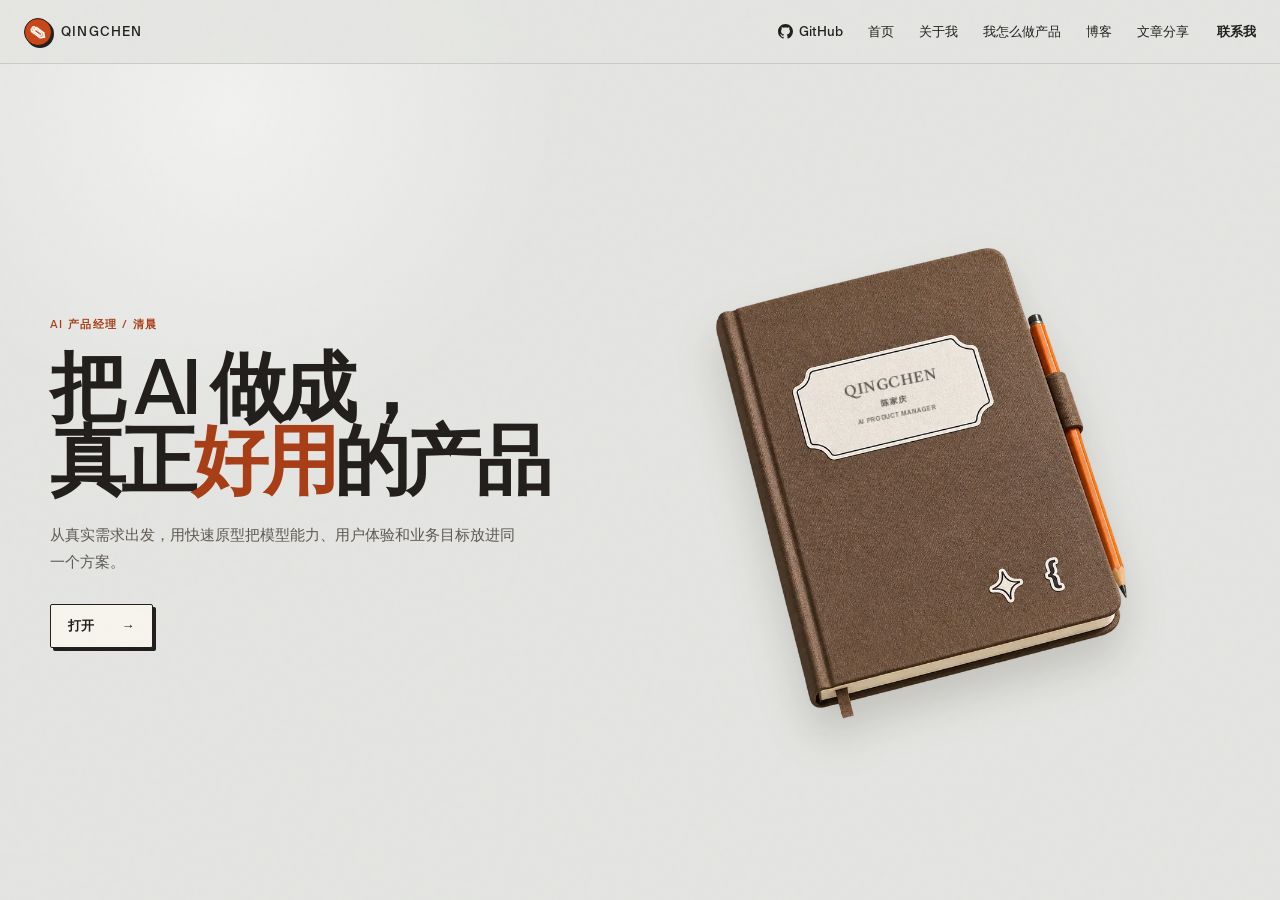
<file: index.html>
<!doctype html>
<html lang="zh-CN">
<head>
  <meta charset="utf-8">
  <meta name="viewport" content="width=device-width, initial-scale=1">
  <title>QINGCHEN | AI 产品经理陈家庆</title>
  <meta name="description" content="清晨（陈家庆）的个人网站。关注 AI 产品管理、AI Coding、智能体工作流与人机协作。">
  <meta name="theme-color" content="#e4e5e2">
  <meta property="og:type" content="website">
  <meta property="og:title" content="QINGCHEN | AI 产品经理陈家庆">
  <meta property="og:description" content="把 AI 做成真正好用的产品。">
  <meta property="og:url" content="https://chenjieliefu.github.io/qingchenai.github.io/">
  <meta property="og:image" content="https://chenjieliefu.github.io/qingchenai.github.io/assets/img/qingchen-portrait.jpg">
  <meta name="twitter:card" content="summary_large_image">
  <meta name="twitter:image" content="https://chenjieliefu.github.io/qingchenai.github.io/assets/img/qingchen-portrait.jpg">
  <link rel="canonical" href="https://chenjieliefu.github.io/qingchenai.github.io/">
  <link rel="icon" href="assets/img/qingchen-favicon.svg?v=2" type="image/svg+xml">
  <link rel="preload" href="assets/img/qingchen-notebook-closed.webp" as="image" type="image/webp" fetchpriority="high">
  <link rel="stylesheet" href="assets/css/home-v3.css?v=8">
  <script type="application/ld+json">
  {
    "@context": "https://schema.org",
    "@type": "Person",
    "name": "陈家庆",
    "alternateName": "清晨",
    "url": "https://chenjieliefu.github.io/qingchenai.github.io/",
    "jobTitle": "AI 产品经理",
    "description": "关注 AI 产品管理、AI Coding、智能体工作流与人机协作。",
    "image": "https://chenjieliefu.github.io/qingchenai.github.io/assets/img/qingchen-portrait.jpg",
    "email": "18233602932@163.com",
    "sameAs": [
      "https://github.com/chenjieliefu",
      "https://www.woshipm.com/u/1685127",
      "https://www.xiaohongshu.com/user/profile/6a4db56c0000000010001003"
    ]
  }
  </script>
</head>
<body>
  <a class="skip-link" href="#main">跳到主要内容</a>

  <header class="site-header">
    <div class="nav-shell">
      <div class="brand" aria-label="QINGCHEN">
        <span class="brand-mark" aria-hidden="true"><span class="brand-pen">&#9998;&#65038;</span></span>
        <span>QINGCHEN</span>
      </div>
      <button class="menu-toggle" type="button" aria-expanded="false" aria-controls="primary-nav">
        <span class="menu-label">菜单</span>
      </button>
      <nav class="primary-nav" id="primary-nav" aria-label="主导航" data-open="false">
        <a class="nav-github" href="https://github.com/chenjieliefu"><span class="github-mark" aria-hidden="true"></span><span>GitHub</span></a>
        <a href="#home" data-page-target="0">首页</a>
        <a href="#about" data-page-target="1">关于我</a>
        <a href="#method" data-page-target="2">我怎么做产品</a>
        <a href="#writing" data-page-target="3">博客</a>
        <a href="#shares" data-page-target="4">文章分享</a>
      </nav>
      <a class="nav-contact" href="#contact" data-page-target="5">联系我</a>
    </div>
  </header>

  <main id="main" class="notebook-main">
    <section class="notebook-app" id="home" data-notebook aria-label="清晨的个人工作笔记本">
      <div class="cover-view is-active" data-cover-view>
        <div class="hero-copy">
          <p class="eyebrow">AI 产品经理 / 清晨</p>
          <h1>把 AI 做成，<br>真正<span>好用</span>的产品</h1>
          <p>从真实需求出发，用快速原型把模型能力、用户体验和业务目标放进同一个方案。</p>
          <button class="open-book-button" type="button" data-open-book>
            <span>打开</span><span aria-hidden="true">→</span>
          </button>
        </div>
        <div class="cover-book" aria-hidden="true">
          <img src="assets/img/qingchen-notebook-closed.webp" width="1200" height="800" alt="">
          <div class="cover-label cover-label-plane">
            <div class="cover-label-ink">
              <strong>QINGCHEN</strong>
              <span>陈家庆</span>
              <small>AI PRODUCT MANAGER</small>
            </div>
          </div>
        </div>
      </div>

      <div class="reader-view" data-reader-view aria-hidden="true">
        <div class="book-canvas">
          <img class="open-book-image" src="assets/img/qingchen-notebook-open.webp" width="1672" height="941" loading="lazy" alt="一本摊开的棕色工作笔记本">
          <div class="book-spreads" data-book-spreads>
            <article class="book-spread is-active" id="about" data-page="1" data-title="关于我" aria-hidden="false">
              <div class="paper-page about-left">
                <p class="page-kicker">关于我</p>
                <figure class="portrait-print">
                  <span class="paper-tape" aria-hidden="true"></span>
                  <img src="assets/img/qingchen-portrait.jpg" width="882" height="1176" loading="lazy" alt="清晨，也就是陈家庆的个人肖像">
                  <figcaption>清晨 / 陈家庆 / 2026</figcaption>
                </figure>
              </div>
              <div class="paper-page about-right">
                <p class="about-hello">你好，我是清晨</p>
                <h2>我喜欢先把需求理清，再决定 <mark>AI</mark> 要不要出现。</h2>
                <p class="body-copy">我是一名持续学习、创造和实验的 AI 产品经理。从真实需求出发，用快速原型验证方案，再把模型能力、用户体验和业务目标放进同一个产品路径里。</p>
                <p class="hand-note">从真实需求开始</p>
              </div>
            </article>

            <article class="book-spread" id="method" data-page="2" data-title="我怎么做产品" aria-hidden="true" inert>
              <div class="paper-page method-left">
                <p class="page-kicker">我怎么做产品</p>
                <h2>不是从技术出发，<br>而是从需求出发。</h2>
                <p class="body-copy">把用户要完成的事、模型能力的边界，以及产品如何持续获得反馈，放进同一条工作路径。</p>
                <div class="method-cycle" aria-label="需求定义、快速原型、持续验证构成循环">
                  <span class="cycle-word cycle-problem">需求定义</span>
                  <span class="cycle-word cycle-prototype">快速原型</span>
                  <span class="cycle-word cycle-validate">持续验证</span>
                  <span class="cycle-loop" aria-hidden="true">↻</span>
                </div>
              </div>
              <div class="paper-page method-right">
                <ol class="method-path">
                  <li><span class="method-index">1</span><div><h3>把需求说清楚</h3><p>梳理用户需求，把模型能力、产品策略和技术边界放进同一张图。</p></div></li>
                  <li><span class="method-index">2</span><div><h3>做出能跑的版本</h3><p>用 AI Coding 完成原型，让讨论从“感觉可行”走向“实际试过”。</p></div></li>
                  <li><span class="method-index">3</span><div><h3>让反馈回到产品里</h3><p>围绕需求设计权限、反馈和返工机制，让人与智能体持续协作。</p></div></li>
                </ol>
                <p class="hand-note method-note">每一次验证，都回到下一次判断。</p>
              </div>
            </article>

            <article class="book-spread" id="writing" data-page="3" data-title="博客" aria-hidden="true" inert>
              <div class="paper-page writing-left">
                <p class="page-kicker">最近在写</p>
                <article class="featured-writing">
                  <time datetime="2026-08-21">2026.08.21 / AI 产品</time>
                  <h2>Pi 说模型可以更换：AI 产品真正该留下的，是 <mark>Harness</mark> 吗？</h2>
                  <p>当模型不再是唯一核心，需求约束、工具权限、会话评测与适配能力，开始成为产品真正的资产。</p>
                  <a href="https://www.woshipm.com/ai/6451983.html" target="_blank" rel="noopener">阅读全文 <span aria-hidden="true">↗</span></a>
                </article>
              </div>
              <div class="paper-page writing-right">
                <h2 class="page-list-title">更多博客</h2>
                <div class="writing-list">
                  <a href="https://www.woshipm.com/ai/6447090.html" target="_blank" rel="noopener"><time datetime="2026-08-14">08.14</time><span>用 DeepSeek Harness 两小时做出一个 macOS 应用后，我看到了它的野心</span></a>
                  <a href="https://www.woshipm.com/ai/6444287.html" target="_blank" rel="noopener"><time datetime="2026-08-11">08.11</time><span>AI 最大的机会，不是硬件，而是数据资产</span></a>
                  <a href="https://www.woshipm.com/ai/6444269.html" target="_blank" rel="noopener"><time datetime="2026-08-11">08.11</time><span>当 AI 开始持续工作，聊天框还够用吗？</span></a>
                </div>
                <a class="book-link" href="blog.html">查看全部博客 <span aria-hidden="true">→</span></a>
              </div>
            </article>

            <article class="book-spread" id="shares" data-page="4" data-title="文章分享" aria-hidden="true" inert>
              <div class="paper-page shares-left">
                <p class="page-kicker">值得再读一遍</p>
                <a class="clipping clipping-a" href="https://www.woshipm.com/ai/6434508.html" target="_blank" rel="noopener"><span class="clip-tape" aria-hidden="true"></span><small>AI 智能 / 2026.07.23</small><h2>我实测了全网爆火的 grill-me 技能，发现它才是 AI 编程的正确打开方式</h2></a>
                <a class="clipping clipping-b" href="https://www.woshipm.com/ai/6334333.html" target="_blank" rel="noopener"><small>基础理解 / 2026.01.28</small><h2>一文讲透 AI 的三大核心要素之一：算力</h2></a>
              </div>
              <div class="paper-page shares-right">
                <a class="clipping clipping-c" href="https://www.woshipm.com/zhichang/6333618.html" target="_blank" rel="noopener"><small>职场观察 / 2026.01.27</small><h2>产品经理，你的领导不是人，是一股势力！</h2></a>
                <a class="clipping clipping-d" href="https://www.woshipm.com/it/6188609.html" target="_blank" rel="noopener"><span class="clip-tape" aria-hidden="true"></span><small>业界动态 / 2025.03.06</small><h2>巨头入局：腾讯、字节的“短剧棋局”</h2></a>
                <p class="hand-note shares-note">分享不是囤积，是留下判断的坐标。</p>
                <a class="book-link" href="shares.html">查看全部文章分享 <span aria-hidden="true">→</span></a>
              </div>
            </article>

            <article class="book-spread" id="contact" data-page="5" data-title="联系我" aria-hidden="true" inert>
              <div class="paper-page contact-left">
                <p class="page-kicker">联系我</p>
                <h2>如果你也在做有意思的 AI 产品，我们可以聊聊。</h2>
                <p class="body-copy">一次产品讨论、一场共同实验，或者只是交流最近正在梳理的产品需求。</p>
                <dl>
                  <div><dt>邮箱</dt><dd>18233602932@163.com</dd></div>
                  <div><dt>微信</dt><dd>JQ04041023</dd></div>
                </dl>
              </div>
              <div class="paper-page contact-right">
                <p class="contact-prompt">找到我的其他地方</p>
                <nav class="social-links" aria-label="社交链接">
                  <a href="https://github.com/chenjieliefu"><span>GitHub</span><span aria-hidden="true">↗</span></a>
                  <a href="https://www.woshipm.com/u/1685127" target="_blank" rel="noopener"><span>人人都是产品经理</span><span aria-hidden="true">↗</span></a>
                  <a href="https://www.xiaohongshu.com/user/profile/6a4db56c0000000010001003" target="_blank" rel="noopener"><span>小红书</span><span aria-hidden="true">↗</span></a>
                  <button type="button" data-wechat-toggle aria-expanded="false" aria-controls="wechat-note"><span>公众号</span><span aria-hidden="true">←</span></button>
                </nav>
                <aside class="wechat-note" id="wechat-note" data-wechat-note aria-label="公众号二维码" aria-hidden="true" inert>
                  <p class="wechat-note-title">微信公众号</p>
                  <div class="wechat-qr-frame">
                    <img src="assets/wechat-qrcode.jpg?v=2" width="258" height="258" loading="lazy" alt="清晨的微信公众号二维码">
                  </div>
                  <p class="wechat-note-caption">微信扫码关注「清晨」</p>
                  <button class="wechat-note-close" type="button" data-wechat-close><span aria-hidden="true">←</span> 收起</button>
                </aside>
                <p class="sign-off">QINGCHEN</p>
                <small>© <span data-current-year>2026</span> 陈家庆</small>
              </div>
            </article>
          </div>
          <div class="turn-leaf" aria-hidden="true"></div>
        </div>

        <div class="reader-controls" aria-label="笔记本翻页控制">
          <button class="page-control page-control-prev" type="button" data-prev-page><span aria-hidden="true">←</span><span data-prev-label>封面</span></button>
          <p class="page-status" aria-live="polite"><span data-page-title>关于我</span><span><b data-page-current>1</b> / <span data-page-total>5</span></span></p>
          <button class="page-control page-control-next" type="button" data-next-page><span>下一页</span><span aria-hidden="true">→</span></button>
        </div>
      </div>
    </section>
  </main>
  <script src="assets/js/home-v3.js" defer></script>
</body>
</html>
</file>
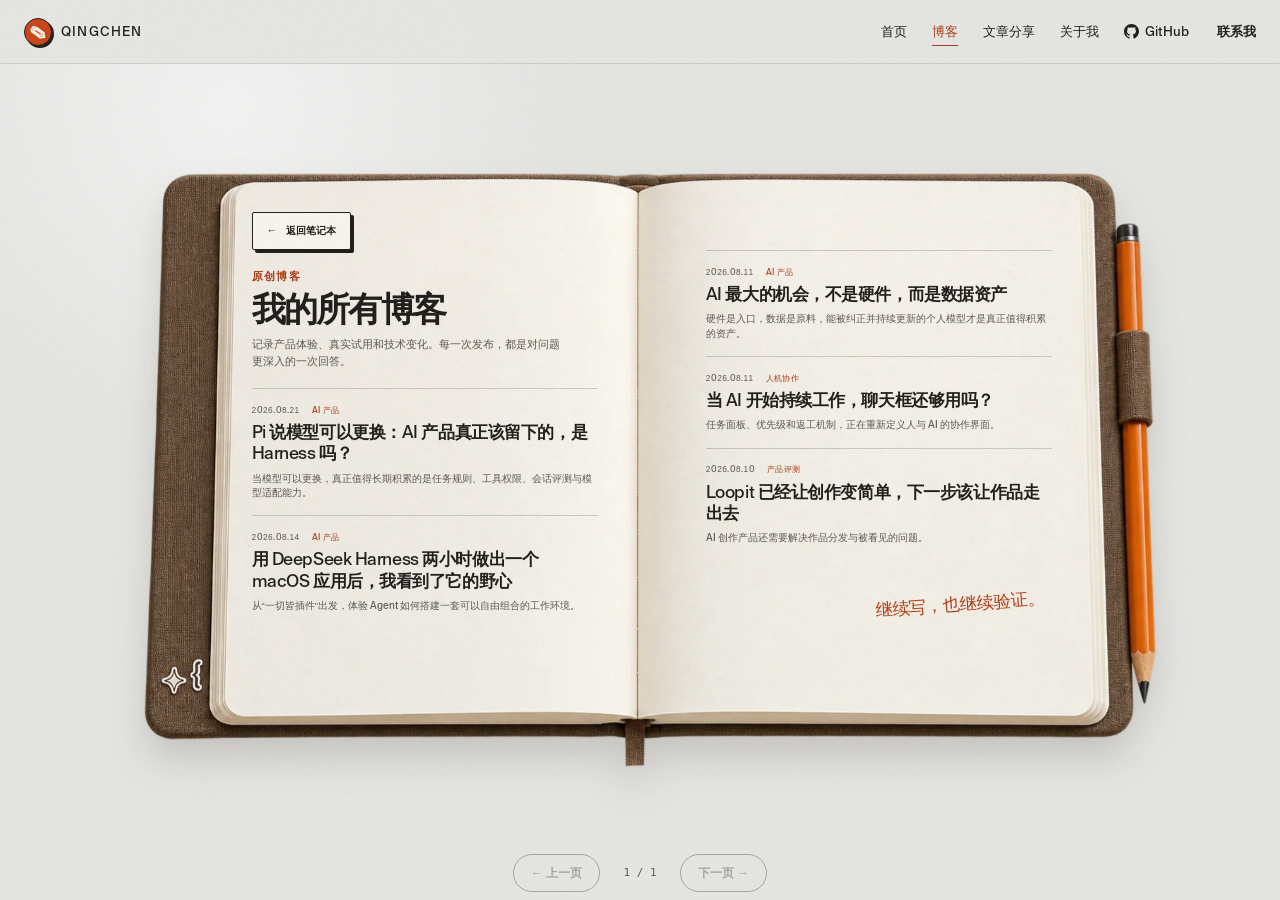
<file: blog.html>
<!doctype html>
<html lang="zh-CN">
<head>
  <meta charset="utf-8">
  <meta name="viewport" content="width=device-width, initial-scale=1">
  <title>全部博客 | QINGCHEN</title>
  <meta name="description" content="清晨关于 AI 产品、智能体、人机协作与真实产品体验的博客。">
  <meta name="theme-color" content="#e4e5e2">
  <meta property="og:type" content="website">
  <meta property="og:title" content="全部博客 | QINGCHEN">
  <meta property="og:description" content="记录产品体验、真实试用和技术变化。">
  <meta property="og:url" content="https://chenjieliefu.github.io/qingchenai.github.io/blog.html">
  <meta property="og:image" content="https://chenjieliefu.github.io/qingchenai.github.io/assets/img/qingchen-notebook-open.webp">
  <link rel="canonical" href="https://chenjieliefu.github.io/qingchenai.github.io/blog.html">
  <link rel="icon" href="assets/img/qingchen-favicon.svg?v=2" type="image/svg+xml">
  <link rel="preload" href="assets/img/qingchen-notebook-open.webp" as="image" type="image/webp" fetchpriority="high">
  <link rel="stylesheet" href="assets/css/home-v3.css?v=8">
  <link rel="stylesheet" href="assets/css/archive-v4.css">
</head>
<body class="archive-page">
  <a class="skip-link" href="#main">跳到主要内容</a>
  <header class="site-header">
    <div class="nav-shell">
      <div class="brand" aria-label="QINGCHEN"><span class="brand-mark" aria-hidden="true"><span class="brand-pen">&#9998;&#65038;</span></span><span>QINGCHEN</span></div>
      <button class="menu-toggle" type="button" aria-expanded="false" aria-controls="primary-nav"><span class="menu-label">菜单</span></button>
      <nav class="primary-nav" id="primary-nav" aria-label="主导航" data-open="false">
        <a href="index.html">首页</a>
        <a href="blog.html" aria-current="page">博客</a>
        <a href="shares.html">文章分享</a>
        <a href="index.html#about">关于我</a>
        <a class="nav-github" href="https://github.com/chenjieliefu"><span class="github-mark" aria-hidden="true"></span><span>GitHub</span></a>
      </nav>
      <a class="nav-contact" href="index.html#contact">联系我</a>
    </div>
  </header>

  <main id="main" class="archive-main">
    <section class="archive-stage" aria-labelledby="page-title" data-archive-reader>
      <div class="archive-book-canvas">
        <img src="assets/img/qingchen-notebook-open.webp" width="1672" height="941" alt="一本摊开的棕色工作笔记本">
        <div class="archive-pages" data-archive-pages data-page-size="5">
        <div class="archive-spread is-active" data-archive-page>
          <div class="archive-paper archive-paper-left">
            <div class="archive-heading-block">
            <a class="archive-back" href="index.html#writing"><span aria-hidden="true">←</span> 返回笔记本</a>
            <p class="page-kicker">原创博客</p>
            <h1 id="page-title">我的所有博客</h1>
            <p class="archive-intro">记录产品体验、真实试用和技术变化。每一次发布，都是对问题更深入的一次回答。</p>
            </div>

            <article class="archive-entry" id="post-pi-harness">
              <p class="archive-meta"><time datetime="2026-08-21">2026.08.21</time><span>AI 产品</span></p>
              <h2><a href="https://www.woshipm.com/ai/6451983.html" target="_blank" rel="noopener">Pi 说模型可以更换：AI 产品真正该留下的，是 Harness 吗？</a></h2>
              <p>当模型可以更换，真正值得长期积累的是任务规则、工具权限、会话评测与模型适配能力。</p>
            </article>

            <article class="archive-entry" id="post-deepseek-harness">
              <p class="archive-meta"><time datetime="2026-08-14">2026.08.14</time><span>AI 产品</span></p>
              <h2><a href="https://www.woshipm.com/ai/6447090.html" target="_blank" rel="noopener">用 DeepSeek Harness 两小时做出一个 macOS 应用后，我看到了它的野心</a></h2>
              <p>从“一切皆插件”出发，体验 Agent 如何搭建一套可以自由组合的工作环境。</p>
            </article>
          </div>

          <div class="archive-paper archive-paper-right">
            <article class="archive-entry" id="post-ai-data-assets">
              <p class="archive-meta"><time datetime="2026-08-11">2026.08.11</time><span>AI 产品</span></p>
              <h2><a href="https://www.woshipm.com/ai/6444287.html" target="_blank" rel="noopener">AI 最大的机会，不是硬件，而是数据资产</a></h2>
              <p>硬件是入口，数据是原料，能被纠正并持续更新的个人模型才是真正值得积累的资产。</p>
            </article>

            <article class="archive-entry" id="post-ai-continuous-work">
              <p class="archive-meta"><time datetime="2026-08-11">2026.08.11</time><span>人机协作</span></p>
              <h2><a href="https://www.woshipm.com/ai/6444269.html" target="_blank" rel="noopener">当 AI 开始持续工作，聊天框还够用吗？</a></h2>
              <p>任务面板、优先级和返工机制，正在重新定义人与 AI 的协作界面。</p>
            </article>

            <article class="archive-entry" id="post-loopit">
              <p class="archive-meta"><time datetime="2026-08-10">2026.08.10</time><span>产品评测</span></p>
              <h2><a href="https://www.woshipm.com/evaluating/6443336.html" target="_blank" rel="noopener">Loopit 已经让创作变简单，下一步该让作品走出去</a></h2>
              <p>AI 创作产品还需要解决作品分发与被看见的问题。</p>
            </article>
            <p class="archive-note">继续写，也继续验证。</p>
          </div>
        </div>
        </div>
      </div>
      <div class="archive-controls" aria-label="博客翻页">
        <button class="archive-page-control" type="button" data-archive-prev><span aria-hidden="true">←</span> 上一页</button>
        <p><span data-archive-current>1</span> / <span data-archive-total>1</span></p>
        <button class="archive-page-control" type="button" data-archive-next>下一页 <span aria-hidden="true">→</span></button>
      </div>
    </section>
  </main>
  <script src="assets/js/home-v3.js" defer></script>
  <script src="assets/js/archive-v4.js" defer></script>
</body>
</html>
</file>
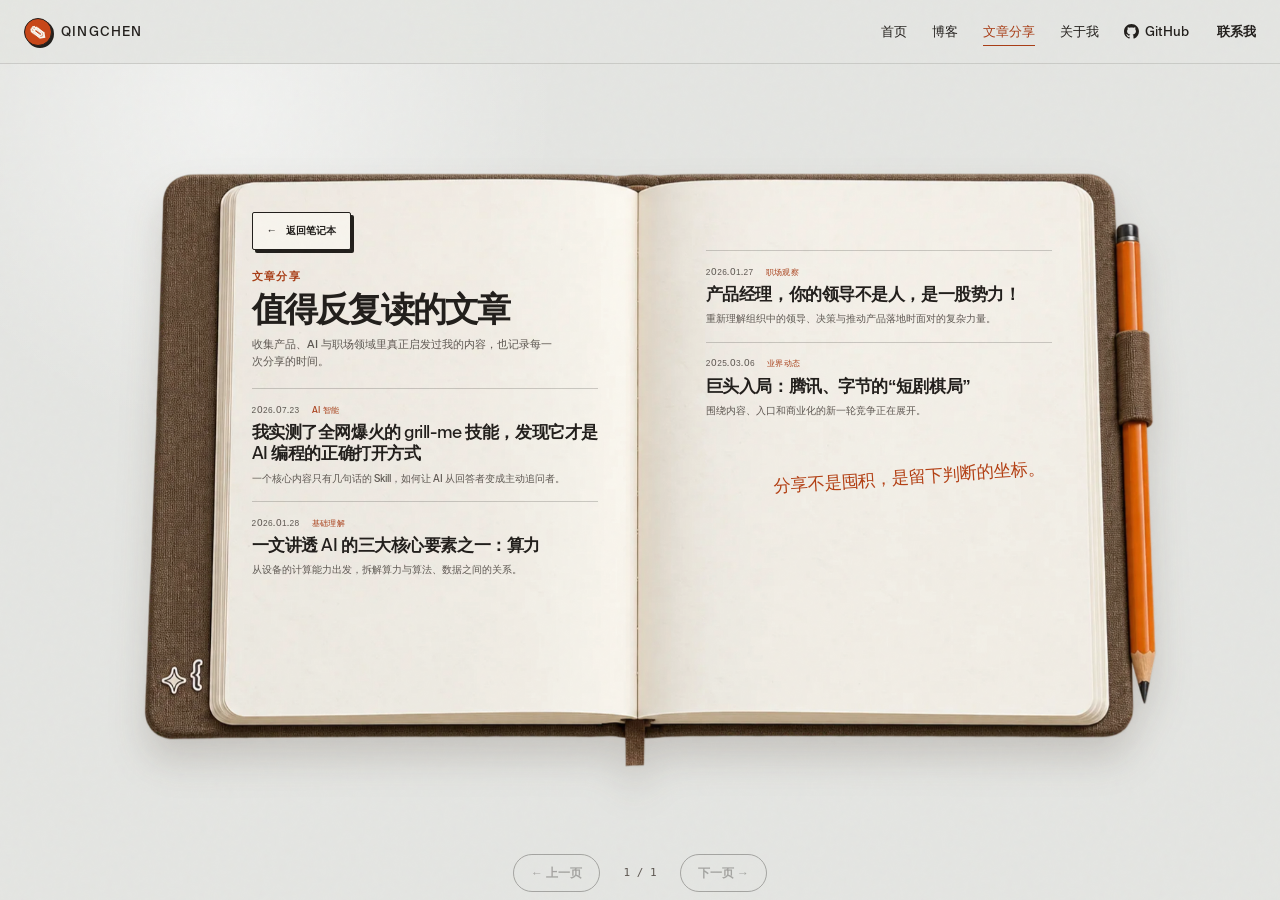
<file: shares.html>
<!doctype html>
<html lang="zh-CN">
<head>
  <meta charset="utf-8">
  <meta name="viewport" content="width=device-width, initial-scale=1">
  <title>文章分享 | QINGCHEN</title>
  <meta name="description" content="清晨分享的产品、AI 与职场文章。">
  <meta name="theme-color" content="#e4e5e2">
  <meta property="og:type" content="website">
  <meta property="og:title" content="文章分享 | QINGCHEN">
  <meta property="og:description" content="值得反复读的产品、AI 与职场文章。">
  <meta property="og:url" content="https://chenjieliefu.github.io/qingchenai.github.io/shares.html">
  <meta property="og:image" content="https://chenjieliefu.github.io/qingchenai.github.io/assets/img/qingchen-notebook-open.webp">
  <link rel="canonical" href="https://chenjieliefu.github.io/qingchenai.github.io/shares.html">
  <link rel="icon" href="assets/img/qingchen-favicon.svg?v=2" type="image/svg+xml">
  <link rel="preload" href="assets/img/qingchen-notebook-open.webp" as="image" type="image/webp" fetchpriority="high">
  <link rel="stylesheet" href="assets/css/home-v3.css?v=8">
  <link rel="stylesheet" href="assets/css/archive-v4.css">
</head>
<body class="archive-page">
  <a class="skip-link" href="#main">跳到主要内容</a>
  <header class="site-header">
    <div class="nav-shell">
      <div class="brand" aria-label="QINGCHEN"><span class="brand-mark" aria-hidden="true"><span class="brand-pen">&#9998;&#65038;</span></span><span>QINGCHEN</span></div>
      <button class="menu-toggle" type="button" aria-expanded="false" aria-controls="primary-nav"><span class="menu-label">菜单</span></button>
      <nav class="primary-nav" id="primary-nav" aria-label="主导航" data-open="false">
        <a href="index.html">首页</a>
        <a href="blog.html">博客</a>
        <a href="shares.html" aria-current="page">文章分享</a>
        <a href="index.html#about">关于我</a>
        <a class="nav-github" href="https://github.com/chenjieliefu"><span class="github-mark" aria-hidden="true"></span><span>GitHub</span></a>
      </nav>
      <a class="nav-contact" href="index.html#contact">联系我</a>
    </div>
  </header>

  <main id="main" class="archive-main">
    <section class="archive-stage" aria-labelledby="page-title" data-archive-reader>
      <div class="archive-book-canvas">
        <img src="assets/img/qingchen-notebook-open.webp" width="1672" height="941" alt="一本摊开的棕色工作笔记本">
        <div class="archive-pages" data-archive-pages data-page-size="5">
        <div class="archive-spread is-active" data-archive-page>
          <div class="archive-paper archive-paper-left">
            <div class="archive-heading-block">
            <a class="archive-back" href="index.html#shares"><span aria-hidden="true">←</span> 返回笔记本</a>
            <p class="page-kicker">文章分享</p>
            <h1 id="page-title">值得反复读的文章</h1>
            <p class="archive-intro">收集产品、AI 与职场领域里真正启发过我的内容，也记录每一次分享的时间。</p>
            </div>

            <article class="archive-entry" id="share-grill-me">
              <p class="archive-meta"><time datetime="2026-07-23">2026.07.23</time><span>AI 智能</span></p>
              <h2><a href="https://www.woshipm.com/ai/6434508.html" target="_blank" rel="noopener">我实测了全网爆火的 grill-me 技能，发现它才是 AI 编程的正确打开方式</a></h2>
              <p>一个核心内容只有几句话的 Skill，如何让 AI 从回答者变成主动追问者。</p>
            </article>

            <article class="archive-entry" id="share-compute-power">
              <p class="archive-meta"><time datetime="2026-01-28">2026.01.28</time><span>基础理解</span></p>
              <h2><a href="https://www.woshipm.com/ai/6334333.html" target="_blank" rel="noopener">一文讲透 AI 的三大核心要素之一：算力</a></h2>
              <p>从设备的计算能力出发，拆解算力与算法、数据之间的关系。</p>
            </article>
          </div>

          <div class="archive-paper archive-paper-right">
            <article class="archive-entry" id="share-leader-force">
              <p class="archive-meta"><time datetime="2026-01-27">2026.01.27</time><span>职场观察</span></p>
              <h2><a href="https://www.woshipm.com/zhichang/6333618.html" target="_blank" rel="noopener">产品经理，你的领导不是人，是一股势力！</a></h2>
              <p>重新理解组织中的领导、决策与推动产品落地时面对的复杂力量。</p>
            </article>

            <article class="archive-entry" id="share-short-drama">
              <p class="archive-meta"><time datetime="2025-03-06">2025.03.06</time><span>业界动态</span></p>
              <h2><a href="https://www.woshipm.com/it/6188609.html" target="_blank" rel="noopener">巨头入局：腾讯、字节的“短剧棋局”</a></h2>
              <p>围绕内容、入口和商业化的新一轮竞争正在展开。</p>
            </article>

            <p class="archive-note">分享不是囤积，是留下判断的坐标。</p>
          </div>
        </div>
        </div>
      </div>
      <div class="archive-controls" aria-label="文章分享翻页">
        <button class="archive-page-control" type="button" data-archive-prev><span aria-hidden="true">←</span> 上一页</button>
        <p><span data-archive-current>1</span> / <span data-archive-total>1</span></p>
        <button class="archive-page-control" type="button" data-archive-next>下一页 <span aria-hidden="true">→</span></button>
      </div>
    </section>
  </main>
  <script src="assets/js/home-v3.js" defer></script>
  <script src="assets/js/archive-v4.js" defer></script>
</body>
</html>
</file>
<file: assets/css/home-v3.css>
@font-face {
  font-family: "Suisse";
  src: url("../fonts/68acbd085a174326256d7272_SuisseIntlTrial-Book.otf") format("opentype");
  font-style: normal;
  font-weight: 400 700;
  font-display: swap;
}

@font-face {
  font-family: "Lyon";
  src: url("../fonts/68acbc6ef1b9c827b523f364_LyonDisplay-Regular-Trial.otf") format("opentype");
  font-style: normal;
  font-weight: 400;
  font-display: swap;
}

:root {
  color-scheme: light;
  --desk: #e4e5e2;
  --paper: #f7f4ed;
  --paper-deep: #eee9df;
  --ink: #211e1b;
  --ink-soft: #5d5751;
  --line: rgba(33, 30, 27, 0.2);
  --orange: #c84618;
  --orange-deep: #a83d16;
  --header-height: 64px;
  --page: min(1360px, calc(100% - 48px));
  --ease: cubic-bezier(0.16, 1, 0.3, 1);
}

* {
  box-sizing: border-box;
}

html {
  min-width: 320px;
  height: 100%;
  overflow: hidden;
  background: var(--desk);
}

body {
  min-width: 320px;
  min-height: 100%;
  margin: 0;
  overflow: hidden;
  background:
    radial-gradient(circle at 18% 12%, rgba(255, 255, 255, 0.5), transparent 25%),
    var(--desk);
  color: var(--ink);
  font-family: "Suisse", "PingFang SC", "Hiragino Sans GB", "Microsoft YaHei", sans-serif;
  line-height: 1.5;
  -webkit-font-smoothing: antialiased;
  text-rendering: optimizeLegibility;
}

body::before {
  position: fixed;
  inset: 0;
  z-index: 30;
  pointer-events: none;
  opacity: 0.045;
  content: "";
  background-image: url("data:image/svg+xml,%3Csvg viewBox='0 0 160 160' xmlns='http://www.w3.org/2000/svg'%3E%3Cfilter id='n'%3E%3CfeTurbulence type='fractalNoise' baseFrequency='.78' numOctaves='2' stitchTiles='stitch'/%3E%3C/filter%3E%3Crect width='100%25' height='100%25' filter='url(%23n)' opacity='.52'/%3E%3C/svg%3E");
}

img {
  display: block;
  max-width: 100%;
  height: auto;
}

a {
  color: inherit;
  text-decoration: none;
}

button,
a {
  -webkit-tap-highlight-color: transparent;
}

button {
  color: inherit;
  font: inherit;
}

button:disabled {
  cursor: not-allowed;
  opacity: 0.36;
}

:focus-visible {
  outline: 3px solid var(--orange-deep);
  outline-offset: 4px;
}

::selection {
  background: var(--orange);
  color: var(--paper);
}

mark {
  padding: 0 0.08em;
  background: linear-gradient(transparent 56%, rgba(200, 70, 24, 0.24) 56%);
  color: inherit;
}

.skip-link {
  position: fixed;
  top: 10px;
  left: 12px;
  z-index: 50;
  padding: 9px 14px;
  border: 1px solid var(--ink);
  background: var(--paper);
  transform: translateY(-160%);
  transition: transform 180ms var(--ease);
}

.skip-link:focus {
  transform: translateY(0);
}

.site-header {
  position: relative;
  z-index: 20;
  height: var(--header-height);
  border-bottom: 1px solid rgba(33, 30, 27, 0.13);
  background: color-mix(in srgb, var(--desk) 88%, transparent);
  backdrop-filter: blur(18px) saturate(110%);
  -webkit-backdrop-filter: blur(18px) saturate(110%);
}

.nav-shell {
  display: flex;
  align-items: center;
  width: var(--page);
  height: 100%;
  margin-inline: auto;
  gap: 28px;
}

.brand {
  display: inline-flex;
  align-items: center;
  margin-right: auto;
  gap: 9px;
  font-size: 13px;
  font-weight: 700;
  letter-spacing: 0.09em;
}

.brand-mark {
  display: grid;
  width: 28px;
  height: 28px;
  place-items: center;
  border: 1.5px solid var(--ink);
  border-radius: 50%;
  background: var(--orange);
  color: var(--paper);
  letter-spacing: 0;
  box-shadow: 2px 2px 0 var(--ink);
}

.brand-pen {
  display: block;
  font-family: "Apple Symbols", "Segoe UI Symbol", sans-serif;
  font-size: 17px;
  line-height: 1;
  transform: translateY(2px) rotate(-9deg);
}

.primary-nav {
  display: flex;
  align-items: center;
  gap: 25px;
}

.primary-nav a,
.nav-contact {
  position: relative;
  font-size: 13px;
  white-space: nowrap;
}

.primary-nav .nav-github {
  display: inline-flex;
  align-items: center;
  gap: 6px;
  transition: color 180ms ease;
}

.primary-nav .nav-github:hover {
  color: var(--orange-deep);
}

.github-mark {
  display: block;
  flex: 0 0 auto;
  width: 15px;
  height: 15px;
  background: currentColor;
  -webkit-mask: url("../img/github-mark.svg") center / contain no-repeat;
  mask: url("../img/github-mark.svg") center / contain no-repeat;
}

.primary-nav a::after,
.nav-contact::after {
  position: absolute;
  right: 0;
  bottom: -5px;
  left: 0;
  height: 1px;
  content: "";
  background: var(--orange-deep);
  transform: scaleX(0);
  transform-origin: right;
  transition: transform 220ms var(--ease);
}

.primary-nav a:hover::after,
.nav-contact:hover::after,
.primary-nav a[aria-current="page"]::after,
.nav-contact[aria-current="page"]::after {
  transform: scaleX(1);
  transform-origin: left;
}

.primary-nav a[aria-current="page"],
.nav-contact[aria-current="page"] {
  color: var(--orange-deep);
}

.nav-contact {
  font-weight: 700;
}

.menu-toggle {
  display: none;
  min-height: 42px;
  padding: 0;
  border: 0;
  background: transparent;
}

.notebook-main {
  height: calc(100dvh - var(--header-height));
}

.notebook-app {
  position: relative;
  height: 100%;
  overflow: hidden;
}

.cover-view,
.reader-view {
  position: absolute;
  inset: 0;
  visibility: hidden;
  opacity: 0;
  pointer-events: none;
}

.cover-view.is-active,
.reader-view.is-active {
  visibility: visible;
  opacity: 1;
  pointer-events: auto;
}

.cover-view {
  display: grid;
  grid-template-columns: minmax(360px, 0.86fr) minmax(560px, 1.14fr);
  align-items: center;
  width: var(--page);
  margin-inline: auto;
  transition: opacity 260ms ease, transform 620ms var(--ease);
}

.cover-view.is-opening {
  opacity: 0;
  transform: scale(0.94);
}

.cover-view.is-returning {
  animation: cover-return 620ms var(--ease) both;
}

.hero-copy {
  position: relative;
  z-index: 3;
  padding-left: clamp(6px, 2vw, 28px);
}

.eyebrow,
.page-kicker {
  margin: 0;
  color: var(--orange-deep);
  font-size: 11px;
  font-weight: 700;
  letter-spacing: 0.13em;
}

.hero-copy h1 {
  max-width: 8.2em;
  margin: 18px 0 0;
  font-size: clamp(54px, 5.9vw, 84px);
  letter-spacing: -0.066em;
  line-height: 0.97;
}

.hero-copy h1 span {
  color: var(--orange-deep);
}

.hero-copy > p:last-of-type {
  max-width: 470px;
  margin: 24px 0 0;
  color: var(--ink-soft);
  font-size: clamp(15px, 1.2vw, 18px);
  line-height: 1.7;
}

.open-book-button,
.page-control {
  display: inline-flex;
  min-height: 44px;
  align-items: center;
  justify-content: center;
  border: 1.5px solid var(--ink);
  border-radius: 2px;
  background: var(--paper);
  box-shadow: 3px 3px 0 var(--ink);
  cursor: pointer;
  transition: color 180ms ease, background 180ms ease, box-shadow 180ms ease, transform 180ms var(--ease);
}

.open-book-button {
  margin-top: 30px;
  padding: 10px 17px;
  gap: 28px;
  font-size: 13px;
  font-weight: 700;
}

.open-book-button:hover,
.page-control:not(:disabled):hover {
  background: var(--orange-deep);
  color: var(--paper);
}

.open-book-button:active,
.page-control:not(:disabled):active {
  box-shadow: 1px 1px 0 var(--ink);
  transform: translate(2px, 2px);
}

.cover-book {
  position: relative;
  justify-self: end;
  width: min(720px, 57vw);
  filter: drop-shadow(0 24px 20px rgba(57, 42, 31, 0.18));
}

.cover-book > img {
  width: 100%;
}

.cover-label {
  position: absolute;
  top: 22.4%;
  left: 35.48%;
  display: grid;
  width: 28.45%;
  height: 19.8%;
  place-items: center;
  color: #392f28;
  text-align: center;
  transform: perspective(760px) rotateZ(-11.4deg) rotateY(-1.8deg) skewX(-0.35deg) scaleY(0.965);
  transform-origin: center;
}

.cover-label-ink {
  width: 100%;
  opacity: 0.86;
  filter: contrast(0.9) blur(0.08px);
  mix-blend-mode: multiply;
  transform: translateY(0);
}

.cover-label strong,
.cover-label span,
.cover-label small {
  display: block;
  white-space: nowrap;
}

.cover-label strong {
  font-family: "Lyon", Georgia, serif;
  font-size: clamp(13px, 1.26vw, 19px);
  font-weight: 400;
  letter-spacing: 0.055em;
  line-height: 1.05;
  text-shadow: 0 0.25px 0 rgba(57, 47, 40, 0.5);
}

.cover-label span {
  margin-top: 5px;
  font-size: clamp(7px, 0.62vw, 10px);
  font-weight: 600;
  letter-spacing: 0.16em;
}

.cover-label small {
  margin-top: 4px;
  font-size: clamp(5px, 0.46vw, 7px);
  letter-spacing: 0.12em;
}

.reader-view {
  display: grid;
  grid-template-rows: minmax(0, 1fr) 52px;
  align-items: center;
  justify-items: center;
  padding: 8px 32px 10px;
  transition: opacity 280ms ease, transform 560ms var(--ease);
}

.reader-view.is-book-opening {
  animation: book-open 620ms var(--ease) both;
}

.reader-view.is-book-closing {
  opacity: 0;
  transform: scale(0.88) rotateX(7deg);
}

.book-canvas {
  position: relative;
  width: min(1180px, calc(100vw - 150px), calc((100dvh - var(--header-height) - 88px) * 1.777));
  aspect-ratio: 1672 / 941;
  align-self: center;
  perspective: 1800px;
  filter: drop-shadow(0 22px 18px rgba(57, 42, 31, 0.17));
}

.open-book-image {
  position: absolute;
  inset: 0;
  width: 100%;
  height: 100%;
  object-fit: contain;
  pointer-events: none;
}

.book-spreads {
  position: absolute;
  inset: 9.8% 12.4% 12% 14.4%;
  z-index: 2;
  overflow: hidden;
}

.book-spread {
  position: absolute;
  inset: 0;
  display: grid;
  grid-template-columns: minmax(0, 1fr) minmax(0, 1fr);
  gap: 8.2%;
  visibility: hidden;
  opacity: 0;
  pointer-events: none;
}

.book-spread.is-active,
.book-spread.is-leaving-forward,
.book-spread.is-leaving-backward {
  visibility: visible;
}

.book-spread.is-active {
  z-index: 3;
  opacity: 1;
  pointer-events: auto;
}

.book-spread.is-leaving-forward,
.book-spread.is-leaving-backward {
  z-index: 2;
  opacity: 1;
}

.book-spread.is-entering-forward {
  transform-origin: left center;
  animation: spread-enter-forward 620ms var(--ease) both;
}

.book-spread.is-entering-backward {
  transform-origin: right center;
  animation: spread-enter-backward 620ms var(--ease) both;
}

.book-spread.is-leaving-forward {
  transform-origin: left center;
  animation: spread-leave-forward 620ms ease both;
}

.book-spread.is-leaving-backward {
  transform-origin: right center;
  animation: spread-leave-backward 620ms ease both;
}

.paper-page {
  min-width: 0;
  min-height: 0;
  padding: clamp(13px, 1.6vw, 24px);
  overflow: hidden;
}

.paper-page h2,
.paper-page h3,
.paper-page p,
.paper-page figure,
.paper-page dl,
.paper-page ol {
  margin-top: 0;
}

.page-kicker {
  margin-bottom: clamp(15px, 2vw, 27px);
}

.body-copy {
  color: var(--ink-soft);
  font-size: clamp(12px, 1.03vw, 15px);
  line-height: 1.72;
}

.hand-note {
  color: #b33f13;
  font-family: "Kaiti SC", STKaiti, "Songti SC", serif;
  font-size: clamp(15px, 1.32vw, 19px);
}

.about-left {
  display: flex;
  flex-direction: column;
}

.portrait-print {
  position: relative;
  width: min(58%, 210px);
  margin: 0 auto;
  padding: 8px 8px 23px;
  background: #e9e6de;
  box-shadow: 4px 5px 10px rgba(47, 38, 30, 0.16);
  transform: rotate(-1.3deg);
}

.portrait-print img {
  width: 100%;
  aspect-ratio: 3 / 4;
  object-fit: cover;
  object-position: center 18%;
  filter: saturate(0.88) contrast(1.03);
}

.portrait-print figcaption {
  position: absolute;
  right: 8px;
  bottom: 6px;
  left: 8px;
  color: #756d66;
  font-size: 7px;
  letter-spacing: 0.08em;
  text-align: center;
}

.paper-tape,
.clip-tape {
  position: absolute;
  z-index: 2;
  background: rgba(214, 199, 164, 0.6);
  box-shadow: 0 1px 2px rgba(49, 39, 30, 0.08);
  transform: rotate(-5deg);
}

.paper-tape {
  top: -11px;
  left: 50%;
  width: 50px;
  height: 20px;
  transform: translateX(-50%) rotate(-3deg);
}

.about-right {
  display: flex;
  flex-direction: column;
  justify-content: center;
  padding-right: 9%;
}

.about-hello {
  margin-bottom: 10px;
  color: var(--orange-deep);
  font-family: "Lyon", "Songti SC", serif;
  font-size: clamp(17px, 1.55vw, 23px);
}

.about-right h2 {
  max-width: 11.5em;
  margin-bottom: 18px;
  font-size: clamp(25px, 2.35vw, 35px);
  letter-spacing: -0.045em;
  line-height: 1.19;
}

.about-right .body-copy {
  max-width: 27em;
  margin-bottom: 12px;
}

.about-right .hand-note {
  margin: 5px 0 0 auto;
  transform: rotate(-5deg);
}

.method-left {
  padding-left: 9%;
}

.method-left h2 {
  margin-bottom: clamp(15px, 1.8vw, 24px);
  font-size: clamp(27px, 2.75vw, 41px);
  letter-spacing: -0.055em;
  line-height: 1.1;
}

.method-left .body-copy {
  max-width: 26em;
}

.method-cycle {
  position: relative;
  width: min(100%, 340px);
  height: clamp(104px, 10.5vw, 146px);
  margin-top: clamp(18px, 2.3vw, 32px);
}

.method-cycle::before,
.method-cycle::after {
  position: absolute;
  content: "";
  pointer-events: none;
}

.method-cycle::before {
  inset: 16% 13% 11% 10%;
  border: 1.5px solid rgba(198, 70, 24, 0.62);
  border-radius: 50%;
  transform: rotate(-8deg);
}

.method-cycle::after {
  right: 10.5%;
  bottom: 21%;
  width: 9px;
  height: 9px;
  border-right: 1.5px solid var(--orange-deep);
  border-bottom: 1.5px solid var(--orange-deep);
  transform: rotate(20deg);
}

.cycle-word {
  position: absolute;
  z-index: 1;
  padding: 2px 6px;
  background: rgba(249, 246, 238, 0.88);
  font-size: clamp(13px, 1.17vw, 17px);
  font-weight: 700;
  white-space: nowrap;
}

.cycle-problem {
  top: 34%;
  left: 0;
  transform: rotate(-3deg);
}

.cycle-prototype {
  top: 0;
  right: 7%;
  color: var(--orange-deep);
  transform: rotate(2deg);
}

.cycle-validate {
  right: 14%;
  bottom: 0;
  transform: rotate(-2deg);
}

.cycle-loop {
  position: absolute;
  top: 42%;
  left: 50%;
  color: rgba(198, 70, 24, 0.7);
  font-family: Georgia, serif;
  font-size: clamp(22px, 2.3vw, 34px);
  line-height: 1;
  transform: translate(-50%, -50%) rotate(-9deg);
}

.method-right {
  display: flex;
  flex-direction: column;
  justify-content: center;
  padding-right: 7%;
}

.method-path {
  position: relative;
  display: grid;
  margin-bottom: 8px;
  padding: 0;
  list-style: none;
  gap: clamp(12px, 1.55vw, 22px);
}

.method-path::before {
  position: absolute;
  top: 18px;
  bottom: 18px;
  left: 13px;
  width: 1.5px;
  content: "";
  background: var(--orange);
}

.method-path li {
  position: relative;
  display: grid;
  grid-template-columns: 27px minmax(0, 1fr);
  gap: 13px;
}

.method-index {
  position: relative;
  z-index: 1;
  display: grid;
  width: 27px;
  height: 27px;
  place-items: center;
  border: 1.5px solid var(--orange-deep);
  border-radius: 50%;
  background: var(--paper);
  color: var(--orange-deep);
  font-size: 11px;
  font-weight: 700;
}

.method-path h3 {
  margin-bottom: 4px;
  font-size: clamp(15px, 1.34vw, 20px);
  letter-spacing: -0.025em;
  line-height: 1.2;
}

.method-path p {
  margin-bottom: 0;
  color: var(--ink-soft);
  font-size: clamp(10px, 0.91vw, 13px);
  line-height: 1.55;
}

.method-note {
  align-self: end;
  margin: 0 3% 0 0;
  transform: rotate(-4deg);
}

.featured-writing time,
.writing-list time,
.clipping small {
  color: var(--orange-deep);
  font-size: clamp(8px, 0.72vw, 10px);
  letter-spacing: 0.06em;
}

.featured-writing h2 {
  margin: 15px 0;
  font-size: clamp(22px, 2.1vw, 31px);
  letter-spacing: -0.045em;
  line-height: 1.14;
}

.featured-writing > p {
  margin-bottom: 16px;
  color: var(--ink-soft);
  font-size: clamp(11px, 0.95vw, 14px);
  line-height: 1.65;
}

.featured-writing > a {
  display: inline-block;
  border-bottom: 1px solid var(--orange-deep);
  color: var(--orange-deep);
  font-size: 12px;
  font-weight: 700;
}

.writing-right {
  display: flex;
  flex-direction: column;
  justify-content: center;
  padding-right: 7%;
}

.page-list-title {
  margin-bottom: 14px;
  font-size: clamp(17px, 1.45vw, 22px);
}

.writing-list {
  border-top: 1px solid var(--ink);
}

.writing-list > a {
  display: grid;
  grid-template-columns: 43px minmax(0, 1fr);
  padding: clamp(9px, 1vw, 14px) 0;
  border-bottom: 1px solid var(--line);
  gap: 12px;
  transition: color 180ms ease, transform 200ms var(--ease);
}

.writing-list > a:hover {
  color: var(--orange-deep);
  transform: translateX(4px);
}

.writing-list span {
  font-size: clamp(11px, 1.02vw, 14px);
  font-weight: 700;
  line-height: 1.38;
}

.book-link {
  display: inline-flex;
  align-self: flex-start;
  min-height: 35px;
  align-items: center;
  margin-top: clamp(13px, 1.5vw, 21px);
  padding: 7px 12px;
  gap: 24px;
  border: 1px solid var(--ink);
  border-radius: 2px;
  background: #eee7d9;
  font-size: 11px;
  font-weight: 700;
  box-shadow: 2px 2px 0 rgba(33, 30, 27, 0.8);
  transform: rotate(-1deg);
  transition: color 180ms ease, background 180ms ease, transform 200ms var(--ease);
}

.book-link:hover {
  background: var(--orange-deep);
  color: var(--paper);
  transform: rotate(0deg) translateY(-2px);
}

.shares-left,
.shares-right {
  display: flex;
  flex-direction: column;
  justify-content: center;
}

.clipping {
  position: relative;
  display: block;
  padding: clamp(11px, 1.2vw, 17px);
  border: 1px solid rgba(33, 30, 27, 0.18);
  background: #ece9e1;
  box-shadow: 3px 4px 8px rgba(47, 38, 30, 0.12);
  transition: color 180ms ease, transform 240ms var(--ease);
}

.clipping:hover {
  z-index: 3;
  color: var(--orange-deep);
  transform: rotate(0deg) translateY(-3px);
}

.clipping h2 {
  margin: 8px 0 0;
  font-size: clamp(13px, 1.22vw, 18px);
  letter-spacing: -0.025em;
  line-height: 1.35;
}

.clipping-a {
  margin: 0 3% 14px 4%;
  transform: rotate(-1.3deg);
}

.clipping-b {
  margin: 0 0 0 12%;
  transform: rotate(0.8deg);
}

.clipping-c {
  margin: 0 9% 14px 0;
  transform: rotate(1deg);
}

.clipping-d {
  margin-left: 7%;
  transform: rotate(-0.8deg);
}

.clip-tape {
  top: -9px;
  left: 50%;
  width: 46px;
  height: 17px;
  transform: translateX(-50%) rotate(-4deg);
}

.shares-note {
  align-self: end;
  margin: 13px 3% 0 0;
  transform: rotate(-4deg);
}

.shares-right .book-link {
  align-self: end;
  margin-top: 8px;
}

.contact-left,
.contact-right {
  display: flex;
  flex-direction: column;
  justify-content: center;
}

.contact-left {
  padding-left: 8%;
}

.contact-left h2 {
  max-width: 10.5em;
  margin-bottom: 18px;
  font-size: clamp(27px, 2.5vw, 38px);
  letter-spacing: -0.05em;
  line-height: 1.12;
}

.contact-left .body-copy {
  max-width: 26em;
}

.contact-left dl {
  margin-bottom: 0;
}

.contact-left dl > div {
  display: grid;
  grid-template-columns: 45px minmax(0, 1fr);
  padding: 8px 0;
  border-bottom: 1px solid var(--line);
  gap: 12px;
  font-size: clamp(10px, 0.92vw, 13px);
}

.contact-left dt {
  color: var(--ink-soft);
}

.contact-left dd {
  min-width: 0;
  margin: 0;
  overflow-wrap: anywhere;
}

.contact-right {
  position: relative;
  isolation: isolate;
  overflow: visible;
  padding-right: 8%;
}

.contact-prompt {
  margin-bottom: 10px;
  font-family: "Lyon", "Songti SC", serif;
  font-size: clamp(18px, 1.65vw, 25px);
}

.social-links {
  border-top: 1px solid var(--ink);
}

.social-links a,
.social-links button {
  display: flex;
  align-items: center;
  justify-content: space-between;
  width: 100%;
  padding: 10px 2px;
  border: 0;
  border-bottom: 1px solid var(--line);
  background: transparent;
  color: inherit;
  cursor: pointer;
  font-size: clamp(11px, 1vw, 14px);
  text-align: left;
  transition: color 180ms ease, padding 220ms var(--ease);
}

.social-links a:hover,
.social-links button:hover,
.social-links button[aria-expanded="true"] {
  padding-right: 7px;
  padding-left: 7px;
  color: var(--orange-deep);
}

.wechat-note {
  position: absolute;
  top: 50%;
  left: -65%;
  z-index: 6;
  width: min(214px, 64%);
  padding: 22px 18px 15px;
  border: 1.5px solid var(--ink);
  border-radius: 2px;
  background:
    linear-gradient(90deg, transparent 0 29px, rgba(200, 70, 24, 0.34) 29px 30px, transparent 30px),
    repeating-linear-gradient(180deg, transparent 0 25px, rgba(168, 61, 22, 0.1) 25px 26px),
    linear-gradient(135deg, rgba(255, 255, 255, 0.98), rgba(247, 244, 237, 0.99));
  box-shadow:
    4px 6px 0 rgba(33, 30, 27, 0.84),
    0 16px 30px rgba(43, 32, 25, 0.15);
  opacity: 0;
  pointer-events: none;
  transform: translate(-34px, -50%) rotate(-3.2deg);
  transform-origin: right center;
  transition: opacity 180ms ease, transform 460ms var(--ease);
}

.wechat-note::before {
  position: absolute;
  top: -9px;
  left: 50%;
  width: 62px;
  height: 18px;
  border: 1px solid rgba(75, 62, 51, 0.18);
  background: rgba(198, 187, 172, 0.74);
  box-shadow: 0 1px 2px rgba(43, 32, 25, 0.16);
  content: "";
  transform: translateX(-50%) rotate(2deg);
}

.contact-right.is-wechat-open .wechat-note {
  opacity: 1;
  pointer-events: auto;
  transform: translate(0, -50%) rotate(-2deg);
}

.contact-right.is-wechat-open {
  z-index: 4;
}

.wechat-note-title,
.wechat-note-caption {
  text-align: center;
}

.wechat-note-title {
  margin-bottom: 10px;
  color: var(--orange-deep);
  font-family: "Lyon", "Songti SC", serif;
  font-size: clamp(15px, 1.3vw, 19px);
  letter-spacing: 0.03em;
}

.wechat-qr-frame {
  width: min(132px, 78%);
  margin: 0 auto;
  padding: 7px;
  border: 1px solid rgba(33, 30, 27, 0.42);
  background: var(--paper);
  box-shadow: 2px 2px 0 rgba(33, 30, 27, 0.12);
}

.wechat-qr-frame img {
  width: 100%;
  aspect-ratio: 1;
}

.wechat-note-caption {
  margin: 9px 0 10px;
  color: var(--ink-soft);
  font-size: 10px;
  letter-spacing: 0.04em;
}

.wechat-note-close {
  display: flex;
  align-items: center;
  justify-content: center;
  width: 100%;
  min-height: 30px;
  border: 1.5px solid var(--ink);
  border-radius: 1px;
  background: var(--orange);
  color: #fffaf1;
  box-shadow: 2px 2px 0 var(--ink);
  cursor: pointer;
  font-size: 10px;
  font-weight: 700;
  gap: 7px;
  transition: background 180ms ease, box-shadow 180ms ease, transform 180ms ease;
}

.wechat-note-close:hover {
  background: var(--orange-deep);
}

.wechat-note-close:active {
  box-shadow: 1px 1px 0 var(--ink);
  transform: translate(1px, 1px);
}

.sign-off {
  align-self: end;
  margin: 20px 0 4px;
  color: var(--orange-deep);
  font-family: "Lyon", Georgia, serif;
  font-size: clamp(26px, 2.5vw, 38px);
  letter-spacing: 0.03em;
  transform: rotate(-5deg);
}

.contact-right > small {
  align-self: end;
  color: var(--ink-soft);
  font-size: 9px;
}

.reader-controls {
  display: grid;
  grid-template-columns: 128px minmax(170px, 220px) 128px;
  align-items: center;
  align-self: end;
  gap: 20px;
}

.page-control {
  min-height: 38px;
  padding: 6px 12px;
  gap: 18px;
  font-size: 11px;
  font-weight: 700;
}

.page-status {
  display: flex;
  align-items: center;
  justify-content: center;
  margin: 0;
  gap: 16px;
  color: var(--ink-soft);
  font-size: 10px;
  letter-spacing: 0.05em;
}

.page-status > span:first-child {
  color: var(--ink);
  font-weight: 700;
}

.page-status b {
  color: var(--orange-deep);
}

.turn-leaf {
  position: absolute;
  top: 10.7%;
  bottom: 12.8%;
  left: 50%;
  z-index: 5;
  width: 36.8%;
  border-radius: 0 10px 10px 0;
  background: linear-gradient(90deg, #ddd8cf, #f7f4ed 10%, #f3efe7 88%, #d8d2c7);
  opacity: 0;
  pointer-events: none;
  transform-style: preserve-3d;
}

.reader-view.is-turning-forward .turn-leaf {
  transform-origin: left center;
  animation: leaf-forward 620ms var(--ease) both;
}

.reader-view.is-turning-backward .turn-leaf {
  left: 13.2%;
  border-radius: 10px 0 0 10px;
  transform-origin: right center;
  animation: leaf-backward 620ms var(--ease) both;
}

@keyframes cover-return {
  from { opacity: 0; transform: scale(0.94); }
  to { opacity: 1; transform: scale(1); }
}

@keyframes book-open {
  from { opacity: 0; transform: scale(0.88) rotateX(8deg); }
  to { opacity: 1; transform: scale(1) rotateX(0deg); }
}

@keyframes spread-enter-forward {
  0%, 48% { opacity: 0; transform: translateX(4%) rotateY(-12deg); filter: brightness(0.9); }
  64% { opacity: 0.7; }
  to { opacity: 1; transform: translateX(0) rotateY(0deg); filter: brightness(1); }
}

@keyframes spread-enter-backward {
  0%, 48% { opacity: 0; transform: translateX(-4%) rotateY(12deg); filter: brightness(0.9); }
  64% { opacity: 0.7; }
  to { opacity: 1; transform: translateX(0) rotateY(0deg); filter: brightness(1); }
}

@keyframes spread-leave-forward {
  0%, 42% { opacity: 1; }
  58% { opacity: 0; }
  to { opacity: 0; transform: translateX(-2%); }
}

@keyframes spread-leave-backward {
  0%, 42% { opacity: 1; }
  58% { opacity: 0; }
  to { opacity: 0; transform: translateX(2%); }
}

@keyframes leaf-forward {
  0% { opacity: 0; transform: perspective(1600px) rotateY(0deg); }
  18% { opacity: 0.82; }
  52% { opacity: 0.92; }
  100% { opacity: 0; transform: perspective(1600px) rotateY(-176deg); }
}

@keyframes leaf-backward {
  0% { opacity: 0; transform: perspective(1600px) rotateY(0deg); }
  18% { opacity: 0.82; }
  52% { opacity: 0.92; }
  100% { opacity: 0; transform: perspective(1600px) rotateY(176deg); }
}

@media (max-width: 1100px) {
  .book-canvas {
    width: min(680px, calc(100vw - 48px));
    height: calc(100dvh - var(--header-height) - 78px);
    max-height: 780px;
    aspect-ratio: auto;
    border: 1.5px solid var(--ink);
    border-radius: 3px;
    background:
      linear-gradient(90deg, transparent 49.7%, rgba(33, 30, 27, 0.08) 50%, transparent 50.3%),
      var(--paper);
    box-shadow: 9px 10px 0 rgba(46, 35, 28, 0.82);
    filter: none;
  }

  .open-book-image,
  .turn-leaf {
    display: none;
  }

  .book-spreads {
    inset: 0;
    overflow: visible;
  }

  .book-spread {
    grid-template-columns: 1fr 1fr;
    gap: 0;
    overflow: auto;
    overscroll-behavior: contain;
    scrollbar-width: thin;
  }

  .paper-page {
    padding: 28px;
    overflow: visible;
  }

  .method-left,
  .contact-left {
    padding-left: 28px;
  }

  .about-right,
  .method-right,
  .writing-right,
  .contact-right {
    padding-right: 28px;
  }

  .reader-controls {
    grid-template-columns: 112px minmax(120px, 180px) 112px;
  }
}

@media (max-width: 760px) {
  :root {
    --header-height: 58px;
    --page: calc(100% - 28px);
  }

  .nav-shell {
    gap: 18px;
  }

  .menu-toggle {
    display: inline-flex;
    align-items: center;
    margin-left: auto;
    font-size: 13px;
  }

  .primary-nav {
    position: fixed;
    top: calc(var(--header-height) + 8px);
    right: 14px;
    display: grid;
    width: min(250px, calc(100vw - 28px));
    padding: 12px;
    border: 1.5px solid var(--ink);
    border-radius: 2px;
    background: var(--paper);
    box-shadow: 5px 5px 0 var(--ink);
    gap: 0;
    visibility: hidden;
    opacity: 0;
    transform: translateY(-8px);
    transition: opacity 180ms ease, transform 220ms var(--ease), visibility 180ms;
  }

  .primary-nav[data-open="true"] {
    visibility: visible;
    opacity: 1;
    transform: translateY(0);
  }

  .primary-nav a {
    padding: 11px 8px;
    border-bottom: 1px solid var(--line);
  }

  .primary-nav a:last-child {
    border-bottom: 0;
  }

  .primary-nav a::after {
    display: none;
  }

  .nav-contact {
    display: none;
  }

  .cover-view {
    grid-template-columns: 1fr;
    align-content: start;
    padding-top: 7vh;
  }

  .hero-copy {
    padding: 0;
  }

  .hero-copy h1 {
    max-width: 100%;
    font-size: clamp(40px, 10.8vw, 56px);
  }

  .hero-copy > p:last-of-type {
    max-width: 330px;
    font-size: 14px;
  }

  .open-book-button {
    margin-top: 22px;
  }

  .cover-book {
    position: absolute;
    right: -72px;
    bottom: -12px;
    width: min(520px, 128vw);
    opacity: 0.84;
  }

  .cover-label strong {
    font-size: clamp(13px, 4.4vw, 19px);
  }

  .cover-label span {
    font-size: clamp(7px, 2.1vw, 10px);
  }

  .cover-label small {
    font-size: clamp(5px, 1.5vw, 7px);
  }

  .reader-view {
    grid-template-rows: minmax(0, 1fr) 48px;
    padding: 10px 14px 8px;
  }

  .book-canvas {
    width: 100%;
    height: calc(100dvh - var(--header-height) - 72px);
    background: var(--paper);
    box-shadow: 6px 7px 0 rgba(46, 35, 28, 0.82);
  }

  .book-spread {
    grid-template-columns: 1fr;
    align-content: start;
    padding: 24px 22px 36px;
    gap: 24px;
  }

  .paper-page,
  .method-left,
  .contact-left,
  .about-right,
  .method-right,
  .writing-right,
  .contact-right {
    padding: 0;
  }

  .paper-page {
    min-height: auto;
  }

  .wechat-note {
    top: 50%;
    left: 50%;
    width: min(220px, calc(100vw - 64px));
    transform: translate(-75%, -50%) rotate(-3.2deg);
  }

  .contact-right.is-wechat-open .wechat-note {
    transform: translate(-50%, -50%) rotate(-2deg);
  }

  .page-kicker {
    margin-bottom: 18px;
  }

  .about-left .page-kicker {
    margin-bottom: 25px;
  }

  .portrait-print {
    width: min(45%, 180px);
  }

  .about-right {
    justify-content: flex-start;
  }

  .about-right h2,
  .method-left h2,
  .contact-left h2 {
    font-size: 28px;
  }

  .body-copy {
    font-size: 13px;
  }

  .method-cycle {
    width: min(100%, 300px);
    height: 118px;
    margin-top: 18px;
  }

  .method-path p {
    font-size: 12px;
  }

  .featured-writing h2 {
    font-size: 25px;
  }

  .featured-writing > p,
  .writing-list span {
    font-size: 13px;
  }

  .clipping h2 {
    font-size: 15px;
  }

  .shares-note {
    margin-top: 12px;
  }

  .reader-controls {
    width: 100%;
    grid-template-columns: 92px minmax(0, 1fr) 92px;
    gap: 8px;
  }

  .page-control {
    min-height: 36px;
    padding: 5px 8px;
    gap: 7px;
  }

  .page-status {
    gap: 8px;
    font-size: 9px;
  }
}

@media (max-width: 420px) {
  .hero-copy h1 {
    font-size: 43px;
  }

  .hero-copy > p:last-of-type {
    max-width: 290px;
  }

  .cover-book {
    right: -93px;
    bottom: -4px;
    width: 480px;
  }

  .book-spread {
    padding: 21px 18px 32px;
  }

  .portrait-print {
    width: 150px;
  }

  .page-status > span:first-child {
    display: none;
  }
}

@media (prefers-reduced-motion: reduce) {
  *,
  *::before,
  *::after {
    scroll-behavior: auto !important;
    animation-duration: 0.01ms !important;
    animation-iteration-count: 1 !important;
    transition-duration: 0.01ms !important;
  }
}
</file>
<file: assets/css/archive-v4.css>
.archive-main {
  height: calc(100dvh - var(--header-height));
}

.archive-stage {
  display: grid;
  grid-template-rows: minmax(0, 1fr) 48px;
  height: 100%;
  place-items: center;
  padding: 12px 32px 8px;
  overflow: hidden;
}

.archive-book-canvas {
  position: relative;
  width: min(1180px, calc(100vw - 100px), calc((100dvh - var(--header-height) - 70px) * 1.777));
  aspect-ratio: 1672 / 941;
  filter: drop-shadow(0 22px 18px rgba(57, 42, 31, 0.17));
}

.archive-book-canvas > img {
  position: absolute;
  inset: 0;
  width: 100%;
  height: 100%;
  object-fit: contain;
}

.archive-pages {
  position: absolute;
  inset: 9.8% 12.4% 12% 14.4%;
  overflow: hidden;
}

.archive-spread {
  position: absolute;
  inset: 0;
  display: grid;
  grid-template-columns: minmax(0, 1fr) minmax(0, 1fr);
  gap: 8.2%;
  overflow: hidden;
  visibility: hidden;
  opacity: 0;
  transform: rotateY(2.5deg) translateX(1.2%);
  transform-origin: center;
}

.archive-spread.is-active {
  z-index: 2;
  visibility: visible;
  opacity: 1;
  transform: none;
}

.archive-spread.is-entering-forward,
.archive-spread.is-entering-backward {
  animation-duration: 480ms;
  animation-timing-function: var(--ease);
  animation-fill-mode: both;
}

.archive-spread.is-entering-forward {
  animation-name: archive-enter-forward;
}

.archive-spread.is-entering-backward {
  animation-name: archive-enter-backward;
}

.archive-paper {
  min-width: 0;
  min-height: 0;
  padding: clamp(12px, 1.45vw, 22px);
  overflow: auto;
  scrollbar-width: thin;
  scrollbar-color: rgba(33, 30, 27, 0.28) transparent;
}

.archive-paper-left {
  padding-left: 8%;
}

.archive-paper-right {
  padding-right: 8%;
}

.archive-back {
  display: inline-flex;
  min-height: 38px;
  align-items: center;
  margin-bottom: clamp(12px, 1.45vw, 20px);
  padding: 0 14px;
  border: 1.5px solid var(--ink);
  border-radius: 2px;
  background: var(--paper);
  box-shadow: 3px 3px 0 var(--ink);
  color: var(--ink);
  gap: 9px;
  font-size: clamp(10px, 0.82vw, 12px);
  font-weight: 700;
  white-space: nowrap;
  transition: color 180ms ease, background 180ms ease, box-shadow 180ms ease, transform 200ms var(--ease);
}

.archive-back:hover {
  background: var(--orange-deep);
  color: var(--paper);
}

.archive-back:active {
  box-shadow: 1px 1px 0 var(--ink);
  transform: translate(2px, 2px);
}

.archive-paper .page-kicker {
  margin-bottom: 7px;
}

.archive-paper h1 {
  max-width: 8em;
  margin: 0 0 9px;
  font-size: clamp(27px, 2.65vw, 40px);
  letter-spacing: -0.052em;
  line-height: 1.04;
}

.archive-intro {
  max-width: 28em;
  margin: 0 0 clamp(12px, 1.4vw, 20px);
  color: var(--ink-soft);
  font-size: clamp(9px, 0.86vw, 12px);
  line-height: 1.55;
}

.archive-entry {
  padding: clamp(10px, 1.15vw, 16px) 0;
  border-top: 1px solid var(--line);
}

.archive-paper-right .archive-entry:first-child,
.archive-paper-left > .archive-entry:first-child {
  margin-top: clamp(22px, 3vw, 42px);
}

.archive-meta {
  display: flex;
  margin: 0 0 6px;
  gap: 12px;
  color: var(--ink-soft);
  font-size: clamp(7px, 0.65vw, 9px);
  letter-spacing: 0.05em;
}

.archive-meta span {
  color: var(--orange-deep);
}

.archive-entry h2 {
  margin: 0;
  font-size: clamp(13px, 1.32vw, 19px);
  letter-spacing: -0.026em;
  line-height: 1.26;
}

.archive-entry h2 a {
  overflow-wrap: anywhere;
  background-image: linear-gradient(var(--orange), var(--orange));
  background-repeat: no-repeat;
  background-position: 0 100%;
  background-size: 0 1px;
  transition: color 180ms ease, background-size 240ms var(--ease);
}

.archive-entry h2 a:hover {
  color: var(--orange-deep);
  background-size: 100% 1px;
}

.archive-entry > p:last-child {
  margin: 7px 0 0;
  color: var(--ink-soft);
  font-size: clamp(8px, 0.76vw, 11px);
  line-height: 1.48;
}

.archive-note {
  width: fit-content;
  margin: clamp(18px, 2.5vw, 34px) 2% 0 auto;
  color: #b33f13;
  font-family: "Kaiti SC", STKaiti, "Songti SC", serif;
  font-size: clamp(15px, 1.35vw, 19px);
  transform: rotate(-4deg);
}

.archive-controls {
  display: flex;
  align-items: center;
  align-self: end;
  gap: 18px;
}

.archive-controls p {
  min-width: 44px;
  margin: 0;
  color: var(--ink-soft);
  font-family: "SFMono-Regular", Consolas, monospace;
  font-size: 11px;
  text-align: center;
}

.archive-page-control {
  min-height: 38px;
  padding: 0 17px;
  border: 1.5px solid var(--ink);
  border-radius: 999px;
  background: transparent;
  color: var(--ink);
  font: inherit;
  font-size: 12px;
  font-weight: 700;
  transition: background 180ms ease, color 180ms ease, opacity 180ms ease, transform 180ms ease;
}

.archive-page-control:not(:disabled):hover {
  background: var(--orange-deep);
  color: var(--paper);
}

.archive-page-control:disabled {
  cursor: not-allowed;
  opacity: 0.32;
}

@keyframes archive-enter-forward {
  from { opacity: 0; transform: perspective(900px) rotateY(-8deg) translateX(2%); }
  to { opacity: 1; transform: none; }
}

@keyframes archive-enter-backward {
  from { opacity: 0; transform: perspective(900px) rotateY(8deg) translateX(-2%); }
  to { opacity: 1; transform: none; }
}

@media (max-width: 1100px) {
  .archive-stage {
    padding: 12px 24px;
  }

  .archive-book-canvas {
    width: min(820px, calc(100vw - 48px));
    height: calc(100dvh - var(--header-height) - 68px);
    max-height: 780px;
    aspect-ratio: auto;
    border: 1.5px solid var(--ink);
    border-radius: 3px;
    background:
      linear-gradient(90deg, transparent 49.7%, rgba(33, 30, 27, 0.08) 50%, transparent 50.3%),
      var(--paper);
    box-shadow: 9px 10px 0 rgba(46, 35, 28, 0.82);
    filter: none;
  }

  .archive-book-canvas > img {
    display: none;
  }

  .archive-pages {
    inset: 0;
  }

  .archive-spread {
    gap: 0;
  }

  .archive-paper {
    padding: 30px;
  }

  .archive-paper-left,
  .archive-paper-right {
    padding-right: 30px;
    padding-left: 30px;
  }
}

@media (max-width: 760px) {
  .archive-stage {
    padding: 10px 14px 15px;
  }

  .archive-book-canvas {
    width: 100%;
    height: 100%;
    background: var(--paper);
    box-shadow: 6px 7px 0 rgba(46, 35, 28, 0.82);
  }

  .archive-pages {
    inset: 0;
  }

  .archive-spread {
    grid-template-columns: 1fr;
    overflow: auto;
    scrollbar-width: thin;
  }

  .archive-paper,
  .archive-paper-left,
  .archive-paper-right {
    padding: 24px 21px;
    overflow: visible;
  }

  .archive-paper-right {
    padding-top: 0;
  }

  .archive-paper h1 {
    font-size: 34px;
  }

  .archive-paper {
    overflow-wrap: anywhere;
  }

  .archive-intro,
  .archive-entry > p:last-child {
    font-size: 12px;
  }

  .archive-entry h2 {
    font-size: 18px;
  }

  .archive-meta {
    font-size: 9px;
  }

  .archive-controls {
    gap: 10px;
  }

  .archive-page-control {
    min-height: 36px;
    padding: 0 13px;
    font-size: 11px;
  }
}

@media (prefers-reduced-motion: reduce) {
  .archive-back,
  .archive-entry h2 a,
  .archive-page-control {
    transition: none;
  }

  .archive-spread.is-entering-forward,
  .archive-spread.is-entering-backward {
    animation: none;
  }
}
</file>
